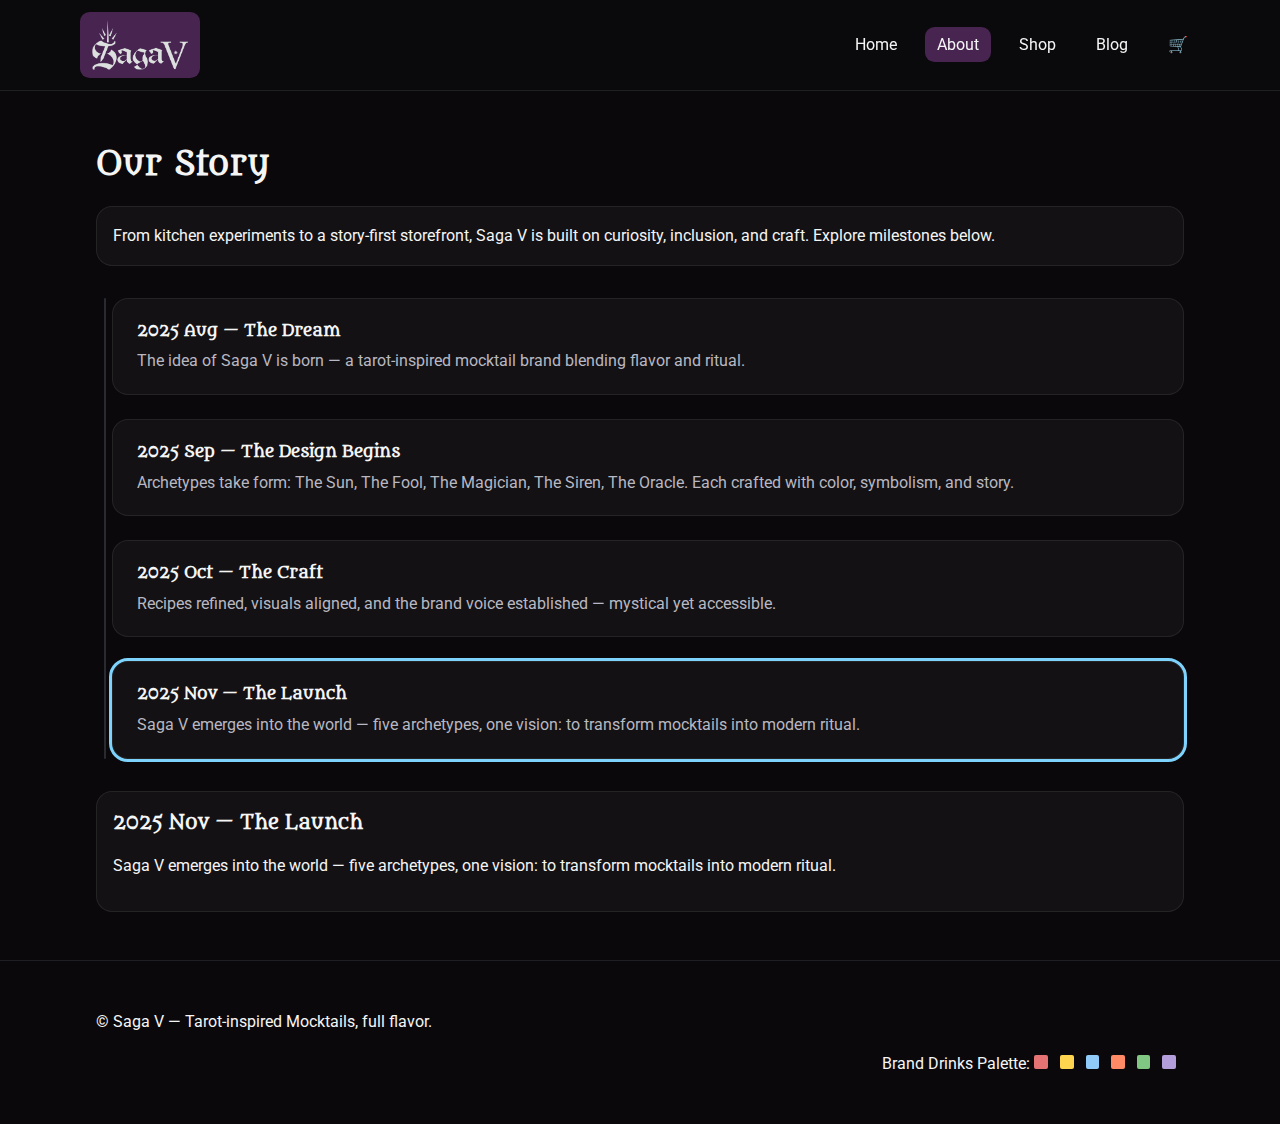
<file: about.html>
<!doctype html>
<html lang="en">
<head>
<link rel="icon" href="/assets/img/favicon.svg">

<link rel="preconnect" href="https://fonts.googleapis.com">
<link rel="preconnect" href="https://fonts.gstatic.com" crossorigin>
<link href="https://fonts.googleapis.com/css2?family=Metamorphous&family=Roboto:wght@300;400;500;700;900&display=swap" rel="stylesheet">

  <meta charset="utf-8">
  <meta name="viewport" content="width=device-width, initial-scale=1">
  <title>About • Saga V</title>
  <link rel="stylesheet" href="styles.css">
</head>
<body class="">

<!-- Saga V inline icons -->
<svg xmlns="http://www.w3.org/2000/svg" style="display:none">
  <symbol id="icon-star" viewBox="0 0 24 24"><path d="M12 3l2.9 6.6L22 10l-5 4.5L18.2 21 12 17.9 5.8 21 7 14.5 2 10l7.1-0.4L12 3z"/></symbol>
  <symbol id="icon-wave" viewBox="0 0 24 24"><path d="M3 12c2-3 4-3 6 0s4 3 6 0 4-3 6 0" fill="none" stroke="currentColor" stroke-width="2"/></symbol>
  <symbol id="icon-spark" viewBox="0 0 24 24"><path d="M12 2l1.5 6H20l-5 3.5L16.5 20 12 16.5 7.5 20 9 11.5 4 8h6.5L12 2z"/></path></symbol>
  <symbol id="icon-wand" viewBox="0 0 24 24"><path d="M3 21l9-9m2-6l3 3M2 14l3 3" fill="none" stroke="currentColor" stroke-width="2"/></symbol>
  <symbol id="icon-eye" viewBox="0 0 24 24"><path d="M1 12s4-7 11-7 11 7 11 7-4 7-11 7S1 12 1 12zm11-4a4 4 0 110 8 4 4 0 010-8z"/></symbol>
</svg>


<header class="header" role="banner">
<link rel="apple-touch-icon" sizes="180x180" href="icon/apple-touch-icon.png">
<link rel="icon" type="image/png" sizes="32x32" href="icon/favicon-32x32.png">
<link rel="icon" type="image/png" sizes="16x16" href="icon//favicon-16x16.png">
<link rel="manifest" href="icon/site.webmanifest">

<link rel="preconnect" href="https://fonts.googleapis.com">
<link rel="preconnect" href="https://fonts.gstatic.com" crossorigin>
<link href="https://fonts.googleapis.com/css2?family=Metamorphous&family=Roboto:wght@300;400;500;700;900&display=swap" rel="stylesheet">

  <div class="container nav">
  <a class="logo font-display" href="index.html" aria-current="page" aria-label="Saga V Home">
  <img src="assets/logos/logo.png" alt="Saga V Logo" class="logo-img">
  </a>
    <nav aria-label="Main navigation">
      <ul>
        <li><a href="index.html">Home</a></li>
        <li><a href="about.html" aria-current="page">About</a></li>
        <li><a href="shop.html">Shop</a></li>
        <li><a href="blog.html">Blog</a></li>
        <li><a href="checkout.html">🛒</a></li>
      </ul>
    </nav>
  </div>
</header>


<main class="section">
  <div class="container">
    <h1>Our Story</h1>
    <p class="card">From kitchen experiments to a story‑first storefront, Saga V is built on curiosity, inclusion, and craft. Explore milestones below.</p>
    <div class="grid grid-2">
      <div id="timelineList" class="timeline"></div>
      <div id="timelineDetail"></div>
    </div>
  </div>
</main>
<script src="timeline.js" defer></script>


<footer role="contentinfo">
  <div class="container grid grid-2">
    <p>&copy; <span id="year"></span> Saga V — Tarot-inspired Mocktails, full flavor.</p>
    <p style="text-align:right">Brand Drinks Palette: 
      <span class="brand-swatch" style="background:#E57373"></span>
      <span class="brand-swatch" style="background:#FFD54F"></span>
      <span class="brand-swatch" style="background:#90CAF9"></span>
      <span class="brand-swatch" style="background:#FF8A65"></span>
      <span class="brand-swatch" style="background:#81C784"></span>
      <span class="brand-swatch" style="background:#B39DDB"></span>
    </p>
  </div>
</footer>
<script src="script.js" defer></script>

</body>
</html>
</file>
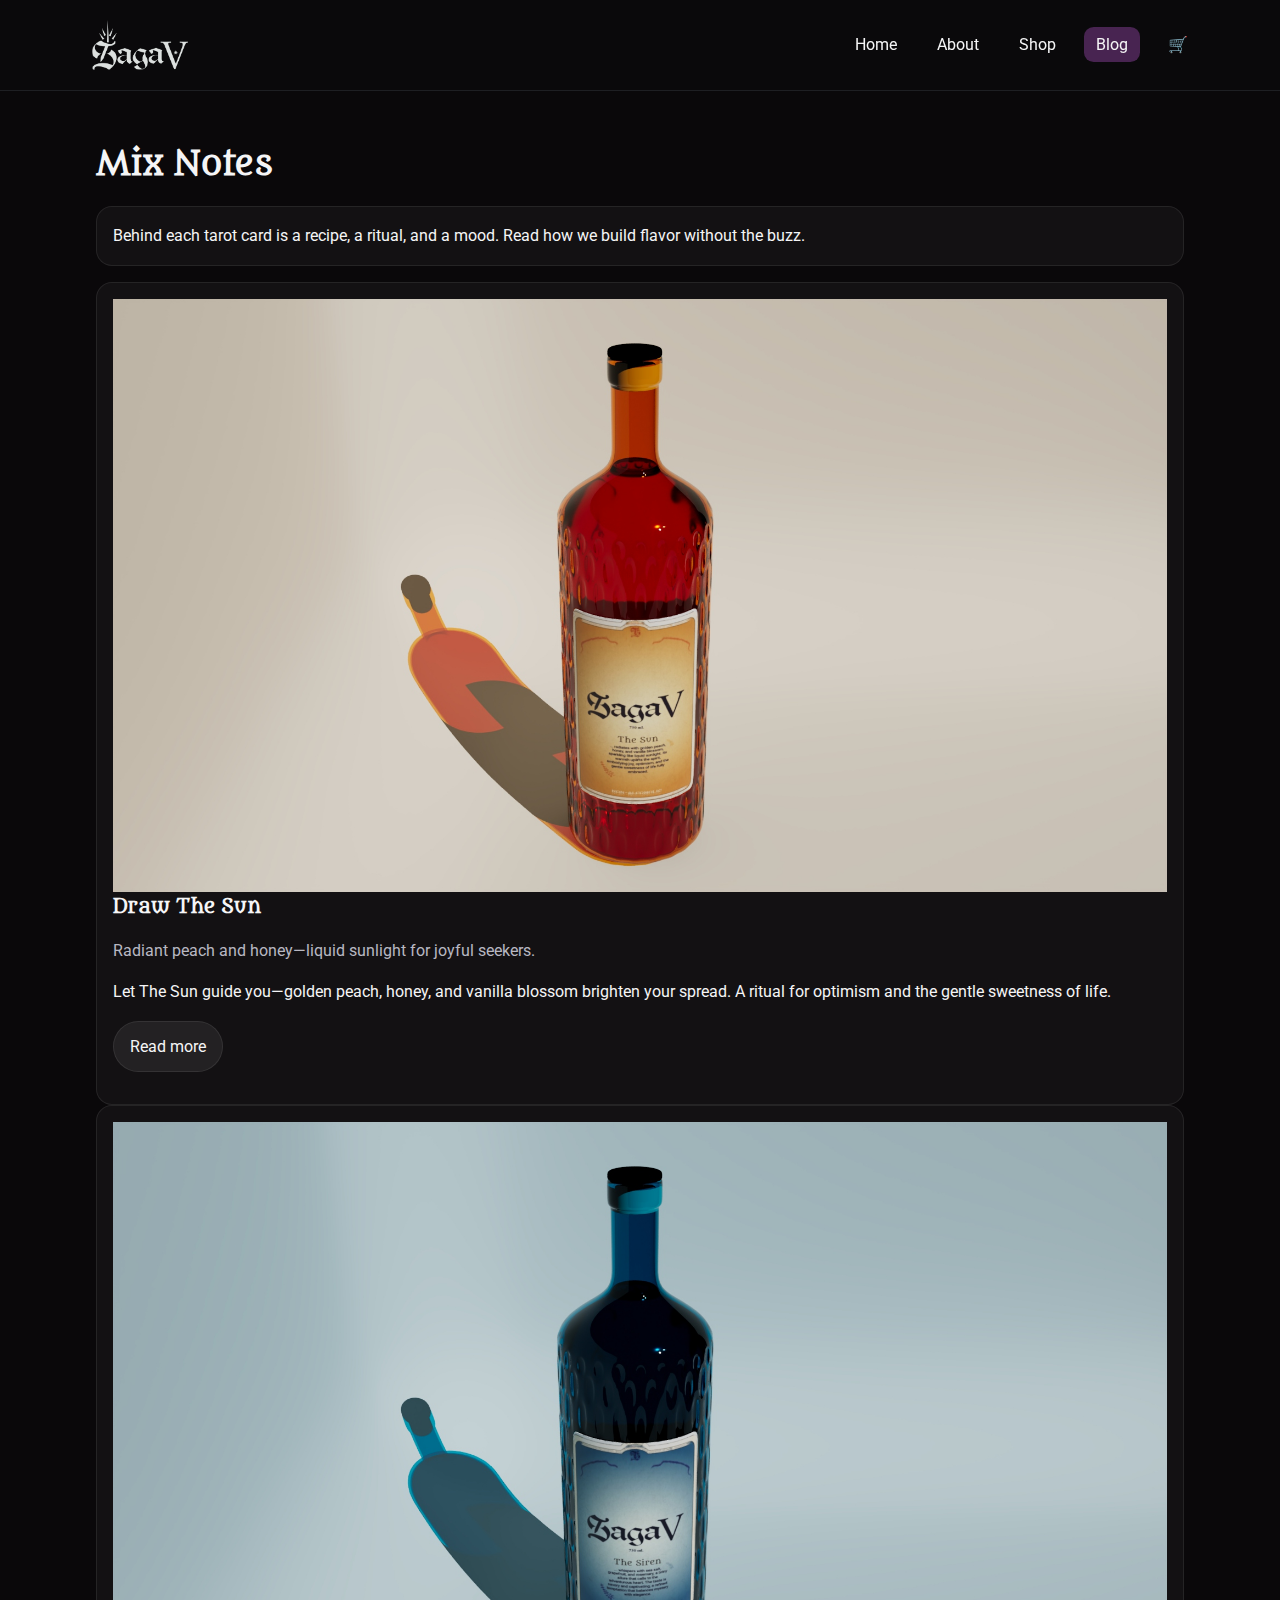
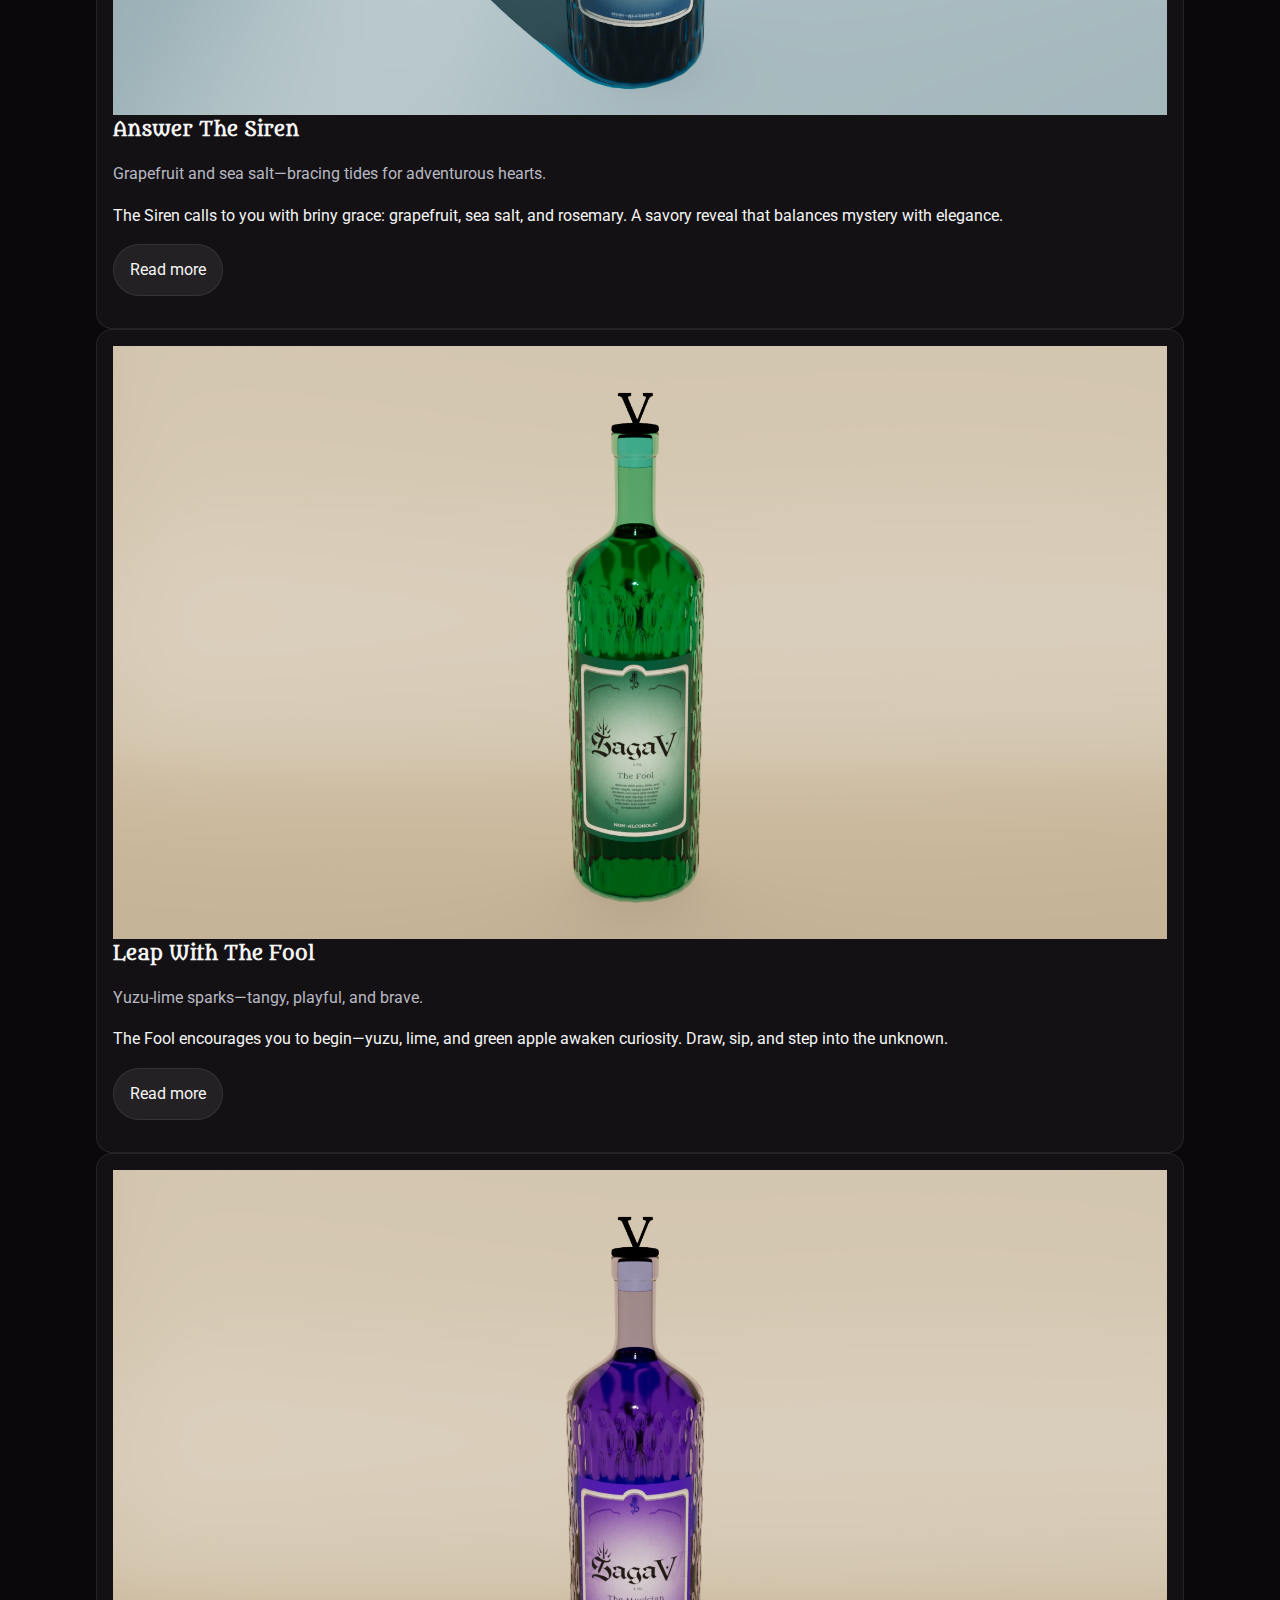
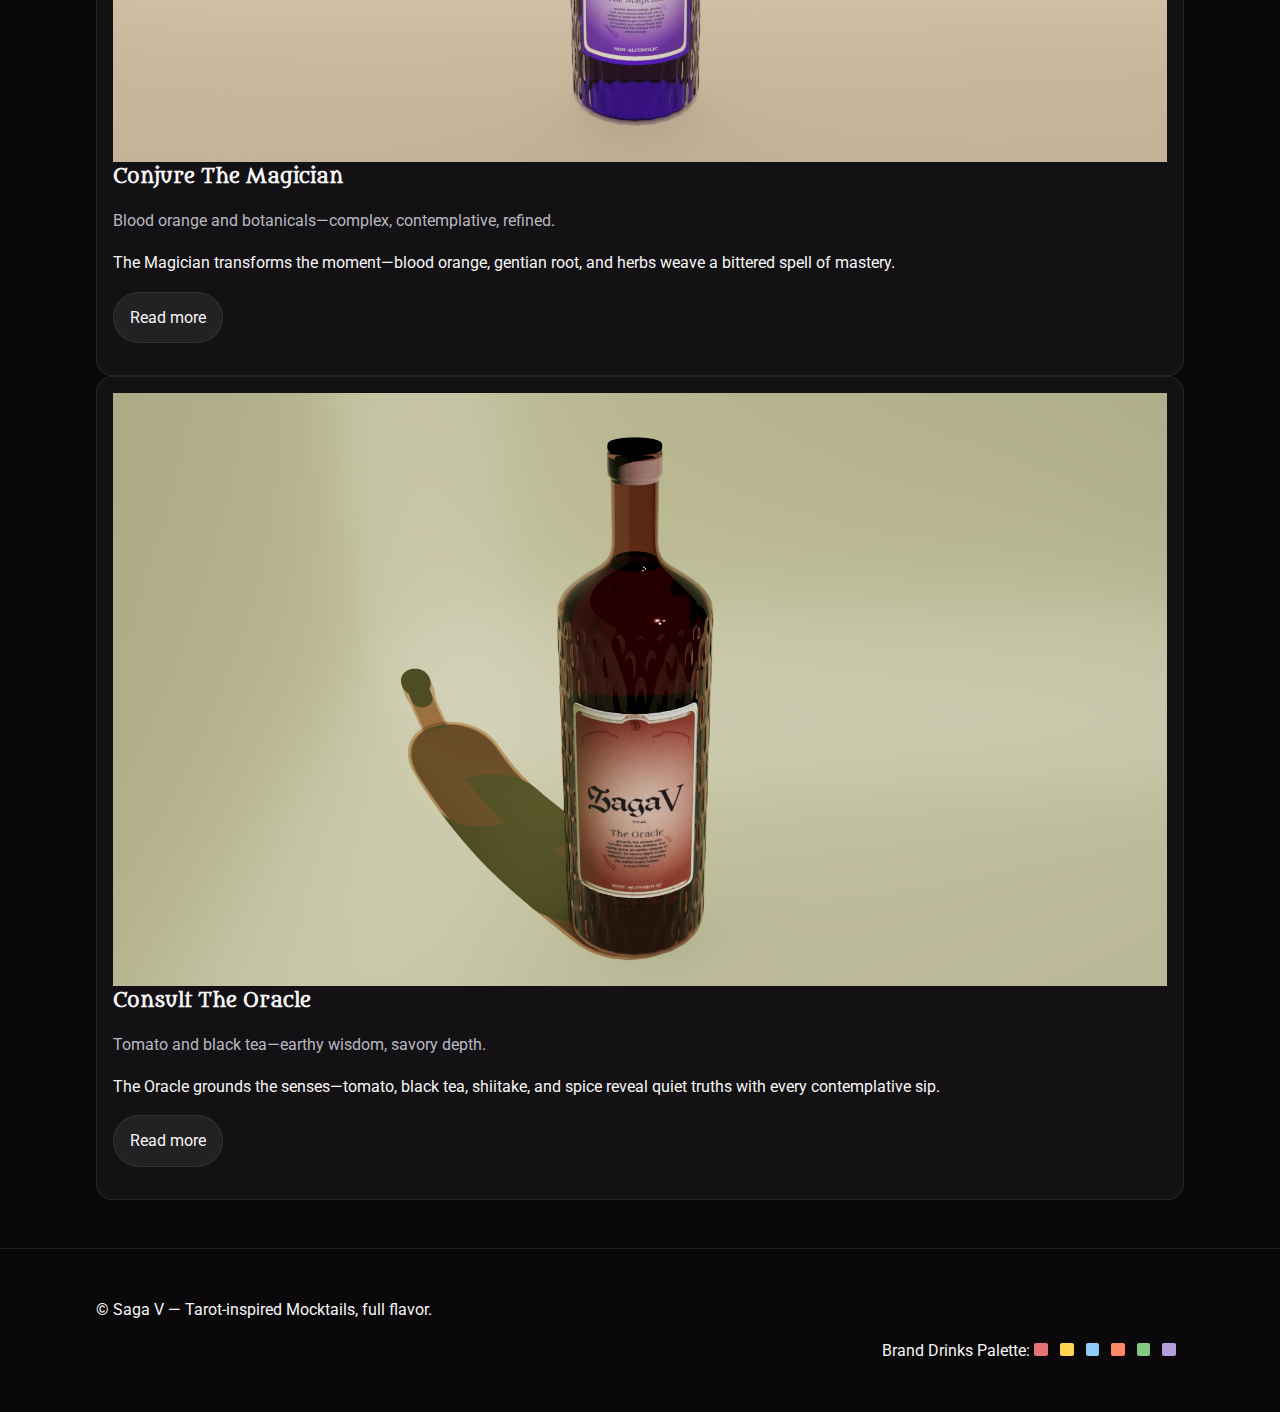
<file: blog.html>
<!doctype html>
<html lang="en">
<head>
<link rel="icon" href="/assets/img/favicon.svg">

<link rel="preconnect" href="https://fonts.googleapis.com">
<link rel="preconnect" href="https://fonts.gstatic.com" crossorigin>
<link href="https://fonts.googleapis.com/css2?family=Metamorphous&family=Roboto:wght@300;400;500;700;900&display=swap" rel="stylesheet">

  <meta charset="utf-8">
  <meta name="viewport" content="width=device-width, initial-scale=1">
  <title>Blog • Saga V</title>
  <link rel="stylesheet" href="styles.css">
</head>
<body class="">
  <!-- ...A11y... -->
<a class="skip-link" href="#main-content">Skip to main content</a>
<!-- Saga V inline icons -->
  <svg xmlns="http://www.w3.org/2000/svg" style="display:none">
    <symbol id="icon-star" viewBox="0 0 24 24"><path d="M12 3l2.9 6.6L22 10l-5 4.5L18.2 21 12 17.9 5.8 21 7 14.5 2 10l7.1-0.4L12 3z"/></symbol>
    <symbol id="icon-wave" viewBox="0 0 24 24"><path d="M3 12c2-3 4-3 6 0s4 3 6 0 4-3 6 0" fill="none" stroke="currentColor" stroke-width="2"/></symbol>
    <symbol id="icon-spark" viewBox="0 0 24 24"><path d="M12 2l1.5 6H20l-5 3.5L16.5 20 12 16.5 7.5 20 9 11.5 4 8h6.5L12 2z"/></path></symbol>
    <symbol id="icon-wand" viewBox="0 0 24 24"><path d="M3 21l9-9m2-6l3 3M2 14l3 3" fill="none" stroke="currentColor" stroke-width="2"/></symbol>
    <symbol id="icon-eye" viewBox="0 0 24 24"><path d="M1 12s4-7 11-7 11 7 11 7-4 7-11 7S1 12 1 12zm11-4a4 4 0 110 8 4 4 0 010-8z"/></symbol>
  </svg>


<header class="header" role="banner">
<link rel="apple-touch-icon" sizes="180x180" href="icon/apple-touch-icon.png">
<link rel="icon" type="image/png" sizes="32x32" href="icon/favicon-32x32.png">
<link rel="icon" type="image/png" sizes="16x16" href="icon//favicon-16x16.png">
<link rel="manifest" href="icon/site.webmanifest">

<link rel="preconnect" href="https://fonts.googleapis.com">
<link rel="preconnect" href="https://fonts.gstatic.com" crossorigin>
<link href="https://fonts.googleapis.com/css2?family=Metamorphous&family=Roboto:wght@300;400;500;700;900&display=swap" rel="stylesheet">

  <div class="container nav">
  <a class="logo font-display" href="index.html" aria-label="Saga V Home">
  <img src="assets/logos/logo.png" alt="Saga V Logo" class="logo-img">
  </a>
    <nav aria-label="Main navigation">
      <ul>
        <li><a href="index.html">Home</a></li>
        <li><a href="about.html">About</a></li>
        <li><a href="shop.html">Shop</a></li>
        <li><a href="blog.html" aria-current="page">Blog</a></li>
        <li><a href="checkout.html">🛒</a></li>
      </ul>
    </nav>
  </div>
</header>


<main class="section">
  <div class="container">
    <h1>Mix Notes</h1>
    <p class="card">Behind each tarot card is a recipe, a ritual, and a mood. Read how we build flavor without the buzz.</p>
    <div id="blogList" class="grid"></div>
  </div>
</main>
<script src="blog.js" defer></script>


<footer role="contentinfo">
  <div class="container grid grid-2">
    <p>&copy; <span id="year"></span> Saga V — Tarot-inspired Mocktails, full flavor.</p>
    <p style="text-align:right">Brand Drinks Palette:  
      <span class="brand-swatch" style="background:#E57373"></span>
      <span class="brand-swatch" style="background:#FFD54F"></span>
      <span class="brand-swatch" style="background:#90CAF9"></span>
      <span class="brand-swatch" style="background:#FF8A65"></span>
      <span class="brand-swatch" style="background:#81C784"></span>
      <span class="brand-swatch" style="background:#B39DDB"></span>
    </p>
  </div>
</footer>
<script src="script.js" defer></script>

</body>
</html>
</file>
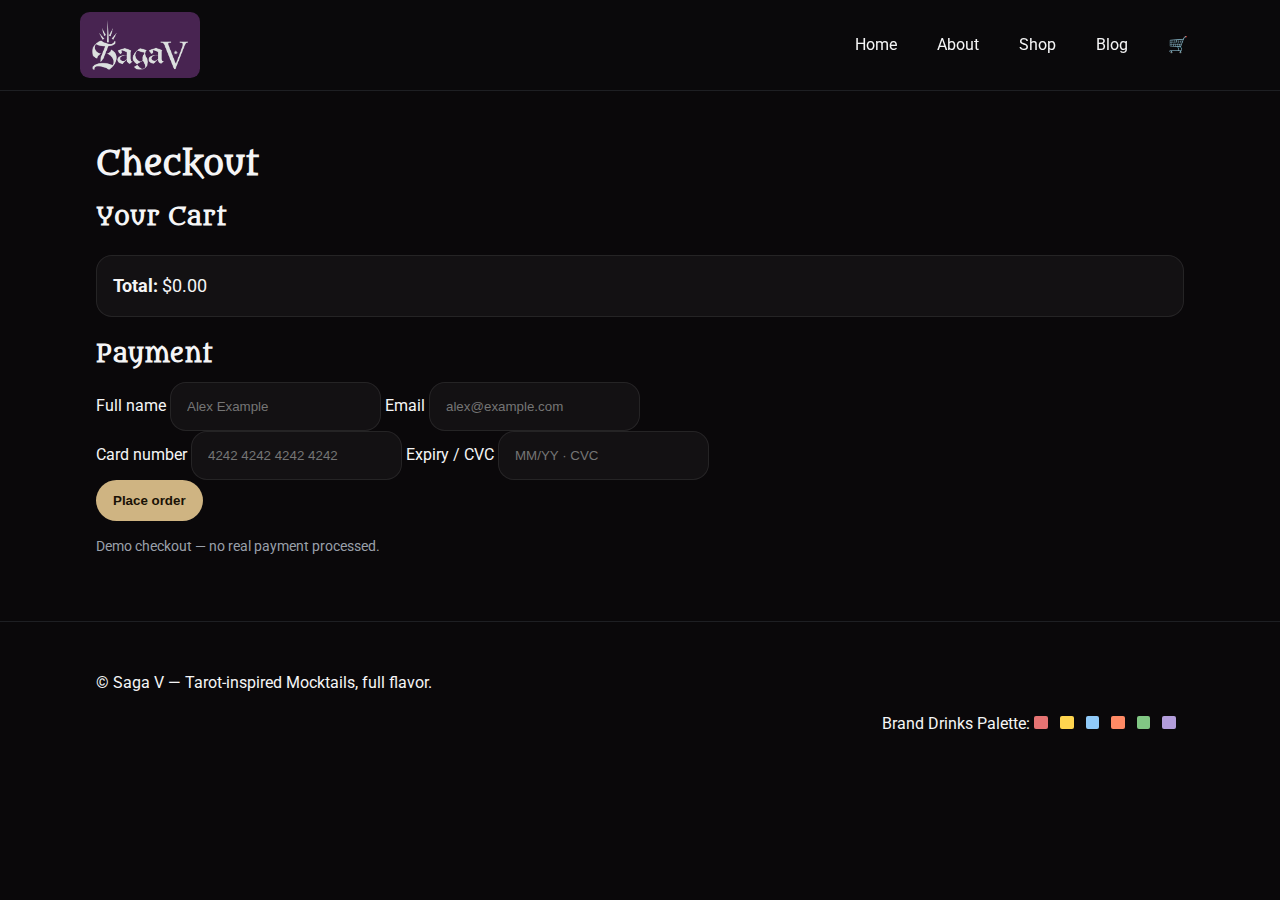
<file: checkout.html>
<!doctype html>
<html lang="en">
<head>
<link rel="icon" href="/assets/img/favicon.svg">

<link rel="preconnect" href="https://fonts.googleapis.com">
<link rel="preconnect" href="https://fonts.gstatic.com" crossorigin>
<link href="https://fonts.googleapis.com/css2?family=Metamorphous&family=Roboto:wght@300;400;500;700;900&display=swap" rel="stylesheet">

  <meta charset="utf-8">
  <meta name="viewport" content="width=device-width, initial-scale=1">
  <title>Checkout • Saga V</title>
  <link rel="stylesheet" href="styles.css">
</head>
<body class="">

<!-- Saga V inline icons -->
<svg xmlns="http://www.w3.org/2000/svg" style="display:none">
  <symbol id="icon-star" viewBox="0 0 24 24"><path d="M12 3l2.9 6.6L22 10l-5 4.5L18.2 21 12 17.9 5.8 21 7 14.5 2 10l7.1-0.4L12 3z"/></symbol>
  <symbol id="icon-wave" viewBox="0 0 24 24"><path d="M3 12c2-3 4-3 6 0s4 3 6 0 4-3 6 0" fill="none" stroke="currentColor" stroke-width="2"/></symbol>
  <symbol id="icon-spark" viewBox="0 0 24 24"><path d="M12 2l1.5 6H20l-5 3.5L16.5 20 12 16.5 7.5 20 9 11.5 4 8h6.5L12 2z"/></path></symbol>
  <symbol id="icon-wand" viewBox="0 0 24 24"><path d="M3 21l9-9m2-6l3 3M2 14l3 3" fill="none" stroke="currentColor" stroke-width="2"/></symbol>
  <symbol id="icon-eye" viewBox="0 0 24 24"><path d="M1 12s4-7 11-7 11 7 11 7-4 7-11 7S1 12 1 12zm11-4a4 4 0 110 8 4 4 0 010-8z"/></symbol>
</svg>


<header class="header" role="banner">
<link rel="apple-touch-icon" sizes="180x180" href="icon/apple-touch-icon.png">
<link rel="icon" type="image/png" sizes="32x32" href="icon/favicon-32x32.png">
<link rel="icon" type="image/png" sizes="16x16" href="icon//favicon-16x16.png">
<link rel="manifest" href="icon/site.webmanifest">

<link rel="preconnect" href="https://fonts.googleapis.com">
<link rel="preconnect" href="https://fonts.gstatic.com" crossorigin>
<link href="https://fonts.googleapis.com/css2?family=Metamorphous&family=Roboto:wght@300;400;500;700;900&display=swap" rel="stylesheet">

  <div class="container nav">
  <a class="logo font-display" href="index.html" aria-current="page" aria-label="Saga V Home">
  <img src="assets/logos/logo.png" alt="Saga V Logo" class="logo-img">
  </a>
    <nav aria-label="Main navigation">
      <ul>
        <li><a href="index.html">Home</a></li>
        <li><a href="about.html">About</a></li>
        <li><a href="shop.html">Shop</a></li>
        <li><a href="blog.html">Blog</a></li>
        <li><a href="checkout.html">🛒</a></li>
      </ul>
    </nav>
  </div>
</header>


<main class="section">
  <div class="container">
    <h1>Checkout</h1>
    <div class="grid grid-2">
      <section aria-labelledby="cart-heading">
        <h2 id="cart-heading">Your Cart</h2>
        <ul id="cartList" class="grid"></ul>
        <p class="card" style="font-size:1.125rem"><strong>Total:</strong> <span id="total">$0.00</span></p>
      </section>
      <section aria-labelledby="pay-heading">
        <h2 id="pay-heading">Payment</h2>
        <form id="checkoutForm" class="grid">
          <div class="grid">
            <label>Full name
              <input required name="name" class="card" placeholder="Alex Example" />
            </label>
            <label>Email
              <input required type="email" name="email" class="card" placeholder="alex@example.com" />
            </label>
          </div>
          <div class="grid">
            <label>Card number
              <input required inputmode="numeric" class="card" placeholder="4242 4242 4242 4242" />
            </label>
            <label>Expiry / CVC
              <input required class="card" placeholder="MM/YY · CVC" />
            </label>
          </div>
          <button class="btn primary" type="submit">Place order</button>
          <p style="color:#9aa0aa;font-size:.9rem">Demo checkout — no real payment processed.</p>
        </form>
      </section>
    </div>
  </div>
</main>
<script src="checkout.js" defer></script>


<footer role="contentinfo">
  <div class="container grid grid-2">
    <p>&copy; <span id="year"></span> Saga V — Tarot-inspired Mocktails, full flavor.</p>
    <p style="text-align:right">Brand Drinks Palette:  
      <span class="brand-swatch" style="background:#E57373"></span>
      <span class="brand-swatch" style="background:#FFD54F"></span>
      <span class="brand-swatch" style="background:#90CAF9"></span>
      <span class="brand-swatch" style="background:#FF8A65"></span>
      <span class="brand-swatch" style="background:#81C784"></span>
      <span class="brand-swatch" style="background:#B39DDB"></span>
    </p>
  </div>
</footer>
<script src="script.js" defer></script>

</body>
</html>
</file>
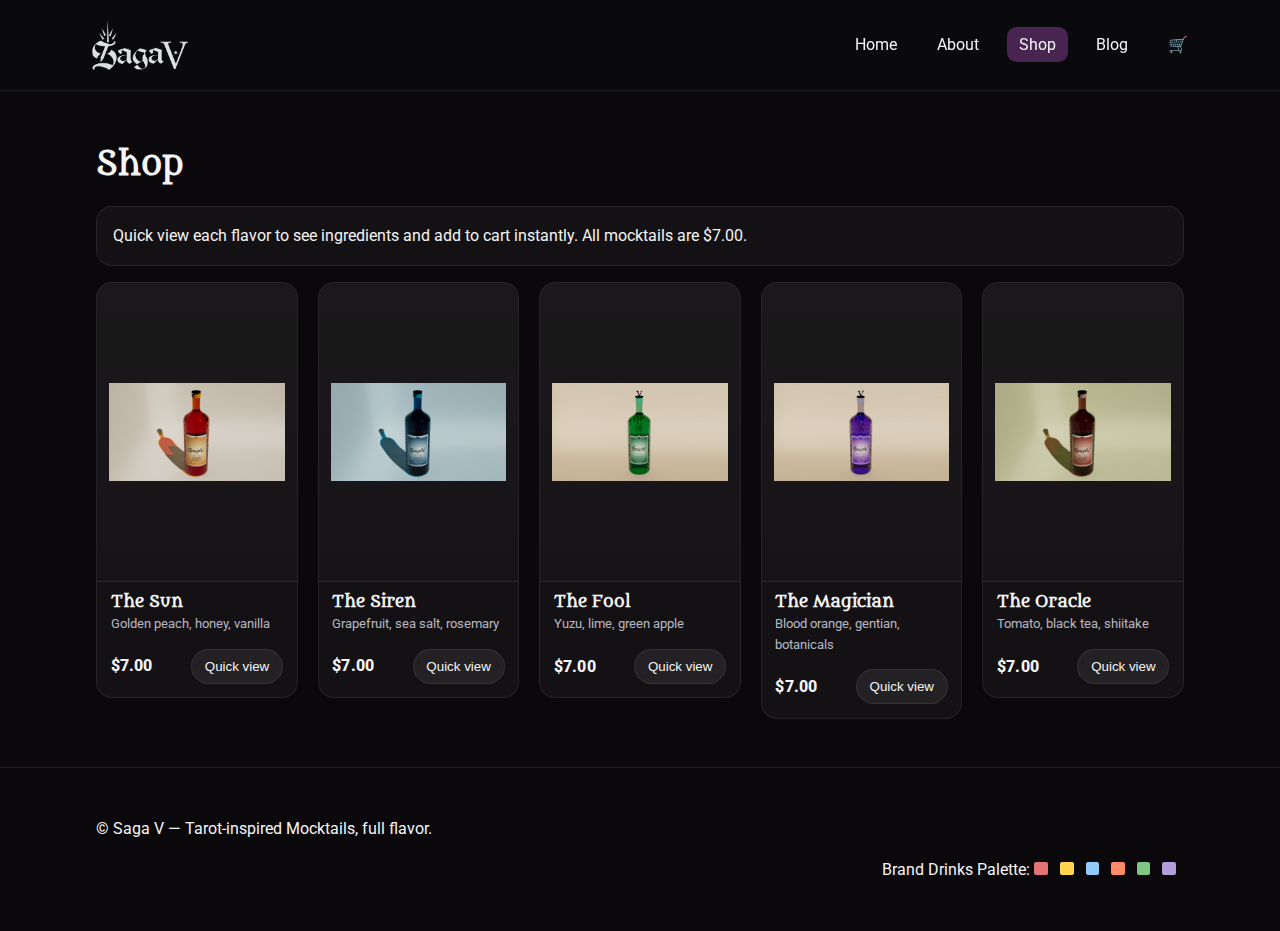
<file: shop.html>
<!doctype html>
<html lang="en">
<head>
<link rel="icon" href="/assets/img/favicon.svg">

<link rel="preconnect" href="https://fonts.googleapis.com">
<link rel="preconnect" href="https://fonts.gstatic.com" crossorigin>
<link href="https://fonts.googleapis.com/css2?family=Metamorphous&family=Roboto:wght@300;400;500;700;900&display=swap" rel="stylesheet">

  <meta charset="utf-8">
  <meta name="viewport" content="width=device-width, initial-scale=1">
  <title>Shop • Saga V</title>
  <link rel="stylesheet" href="styles.css">
</head>
<body class="">
  <!-- ...A11y... -->
<a class="skip-link" href="#main-content">Skip to main content</a>
<!-- Saga V inline icons -->
<svg xmlns="http://www.w3.org/2000/svg" style="display:none">
  <symbol id="icon-star" viewBox="0 0 24 24"><path d="M12 3l2.9 6.6L22 10l-5 4.5L18.2 21 12 17.9 5.8 21 7 14.5 2 10l7.1-0.4L12 3z"/></symbol>
  <symbol id="icon-wave" viewBox="0 0 24 24"><path d="M3 12c2-3 4-3 6 0s4 3 6 0 4-3 6 0" fill="none" stroke="currentColor" stroke-width="2"/></symbol>
  <symbol id="icon-spark" viewBox="0 0 24 24"><path d="M12 2l1.5 6H20l-5 3.5L16.5 20 12 16.5 7.5 20 9 11.5 4 8h6.5L12 2z"/></path></symbol>
  <symbol id="icon-wand" viewBox="0 0 24 24"><path d="M3 21l9-9m2-6l3 3M2 14l3 3" fill="none" stroke="currentColor" stroke-width="2"/></symbol>
  <symbol id="icon-eye" viewBox="0 0 24 24"><path d="M1 12s4-7 11-7 11 7 11 7-4 7-11 7S1 12 1 12zm11-4a4 4 0 110 8 4 4 0 010-8z"/></symbol>
</svg>


<header class="header" role="banner">
<link rel="apple-touch-icon" sizes="180x180" href="icon/apple-touch-icon.png">
<link rel="icon" type="image/png" sizes="32x32" href="icon/favicon-32x32.png">
<link rel="icon" type="image/png" sizes="16x16" href="icon//favicon-16x16.png">
<link rel="manifest" href="icon/site.webmanifest">

<link rel="preconnect" href="https://fonts.googleapis.com">
<link rel="preconnect" href="https://fonts.gstatic.com" crossorigin>
<link href="https://fonts.googleapis.com/css2?family=Metamorphous&family=Roboto:wght@300;400;500;700;900&display=swap" rel="stylesheet">

  <div class="container nav">
  <a class="logo font-display" href="index.html" aria-label="Saga V Home">
  <img src="assets/logos/logo.png" alt="Saga V Logo" class="logo-img">
  </a>
    <nav aria-label="Main navigation">
      <ul>
        <li><a href="index.html">Home</a></li>
        <li><a href="about.html">About</a></li>
        <li><a href="shop.html" aria-current="page">Shop</a></li>
        <li><a href="blog.html">Blog</a></li>
        <li><a href="checkout.html">🛒</a></li>
      </ul>
    </nav>
  </div>
</header>


<main class="section">
  <div class="container">
    <h1>Shop</h1>
    <p class="card">Quick view each flavor to see ingredients and add to cart instantly. All mocktails are $7.00.</p>
    <div id="shopGrid" class="shop-grid" aria-live="polite"></div>

  </div>
</main>

<dialog class="modal" id="quickView" aria-modal="true">
  <div class="dialog" role="document" tabindex="-1">
    <header>
<link rel="icon" href="/assets/img/favicon.svg">
<style>.logo{font-family:var(--font-display); letter-spacing:.5px}</style>

<link rel="preconnect" href="https://fonts.googleapis.com">
<link rel="preconnect" href="https://fonts.gstatic.com" crossorigin>
<link href="https://fonts.googleapis.com/css2?family=Metamorphous&family=Roboto:wght@300;400;500;700;900&display=swap" rel="stylesheet">

      <div style="display:flex;justify-content:space-between;align-items:center">
        <strong>Quick View</strong>
        <button id="closeQuickView" class="close-btn" aria-label="Close">✕</button>
      </div>
    </header>
    <div class="body" id="modalBody"></div>
    <footer>
      <span style="color:#9aa0aa">Tip: you can change quantities at checkout</span>
      <a class="btn" id="goCheckout" href="checkout.html">Checkout</a>
    </footer>
  </div>
</dialog>

<script src="shop.js" defer></script>


<footer role="contentinfo">
  <div class="container grid grid-2">
    <p>&copy; <span id="year"></span> Saga V — Tarot-inspired Mocktails, full flavor.</p>
    <p style="text-align:right">Brand Drinks Palette:  
      <span class="brand-swatch" style="background:#E57373"></span>
      <span class="brand-swatch" style="background:#FFD54F"></span>
      <span class="brand-swatch" style="background:#90CAF9"></span>
      <span class="brand-swatch" style="background:#FF8A65"></span>
      <span class="brand-swatch" style="background:#81C784"></span>
      <span class="brand-swatch" style="background:#B39DDB"></span>
    </p>
  </div>
</footer>
<script src="script.js" defer></script>

</body>
</html>
</file>
<file: styles.css>
/* ===========================
   Saga V — Clean Stylesheet
   =========================== */

/* ---------- CSS Variables ---------- */
:root{
  /* Core brand palette */
  --black: #0A080A;
  --deep-purple: #211933;
  --magenta-dark: #541432;
  --magenta-rose: #72254A;
  --violette: #72254A;
  --lavender: #72254A;

  /* Additional accents */
  --accent-ink: #1A2735;
  --accent-gold: #CFB482;
  --accent-caramel: #9C704C;

  /* Text & Background */
  --bg: var(--black);
  --text: #F5F5F6;
  --muted: #B8B8C2;
  --card: rgba(255,255,255,0.04);
  --border: rgba(255,255,255,0.08);

  /* Effects */
  --ring: #7dd3fc;

  /* Type */
  --font-display: "Metamorphous", system-ui, serif;
  --font-body: "Roboto", ui-sans-serif, system-ui, -apple-system, "Segoe UI", Arial, sans-serif;

  /* Tarot drink palettes */
  --sun-d1: #D97706; --sun-m: #F59E0B; --sun-l: #FEF3C7;
  --siren-d1: #01497C; --siren-m: #2D8CAB; --siren-l: #E0FBFC;
  --fool-d1: #065F46; --fool-m: #10B981; --fool-l: #D1FAE5;
  --magician-d1: #5B21B6; --magician-m: #8B5CF6; --magician-l: #EDE9FE;
  --oracle-d1: #991B1B; --oracle-m: #DC2626; --oracle-l: #FECACA;
}

/* ---------- Base / Resets ---------- */
*{ box-sizing:border-box }
html{ scroll-behavior:smooth }
body{
  margin:0;
  background: var(--bg);
  color: var(--text);
  font-family: var(--font-body);
  line-height:1.6;
}
img{ display:block; max-width:100%; height:auto }
a{ color:inherit; text-decoration:none }
.container{ width:100%; max-width:1120px; margin:0 auto; padding:0 1rem }

/* ---------- Typography ---------- */
.font-display{ font-family: var(--font-display); letter-spacing:.2px }
.font-body{ font-family: var(--font-body) }
h1,h2,h3,h4{ font-family: var(--font-display); color: var(--text); margin:0 0 .5rem }
p,li,small{ color: var(--text) }
.muted{ color: var(--muted) }

/* ---------- Header / Nav ---------- */
.header{
  position:sticky; top:0; z-index:50;
  background: rgba(10,10,12,.7); backdrop-filter: blur(8px);
  border-bottom:1px solid #1e1f23;
}
.nav{ display:flex; align-items:center; justify-content:space-between; padding:.75rem 0 }
.nav ul{ display:flex; gap:1rem; list-style:none; margin:0; padding:0 }
.nav a{ padding:.5rem .75rem; border-radius:.6rem }
.nav a:focus{ outline:3px solid var(--ring); outline-offset:2px }
.nav a[aria-current="page"]{ background:#482451 }
.logo{ display:flex; align-items:center; justify-content:center; padding:.5rem 1rem }
.logo-img{ display:block; max-height:50px; height:auto; width:auto }
/* Accessible skip link styles */
.skip-link{
  position: absolute;
  left: 0.5rem;
  top: 0.5rem;
  padding: .6rem .9rem;
  background: #fff;
  color: #000;
  border-radius: .5rem;
  box-shadow: 0 2px 6px rgba(0,0,0,.25);
  text-decoration: none;
  z-index: 1000;

  /* visually hidden until focused */
  transform: translateY(-150%);
  transition: transform .2s ease;
}
.skip-link:focus{
  transform: translateY(0);
  outline: 3px solid #7dd3fc; /* visible focus ring */
}

/* ---------- Buttons ---------- */
.btn{
  display:inline-flex; align-items:center; gap:.5rem;
  padding:.75rem 1rem; border-radius:999px;
  border:1px solid var(--border); background:#ffffff12; color:var(--text);
  cursor:pointer; transition: background .25s ease, transform .2s ease;
}
.btn:hover{ background:#521559; transform: translateY(-1px) }
.btn:focus{ outline:3px solid var(--ring); outline-offset:2px }
.btn.primary{ background: var(--accent-gold); color:#1a1206; border-color: transparent; font-weight:700 }
.btn.ink{ background: var(--accent-ink); color:#f1f5f9; border-color: transparent }

/* ---------- Cards / Surfaces ---------- */
.card{
  position:relative;
  background: var(--card);
  border: 1px solid var(--border);
  border-radius: 1rem;
  padding: 1rem;
  overflow:hidden;
  transition: transform .35s cubic-bezier(.2,.8,.2,1), box-shadow .35s, border-color .35s;
}
.card:hover{
  transform: translateY(-6px) scale(1.01);
  box-shadow: 0 12px 30px rgba(0,0,0,.35);
  border-color: #ffffff28;
}
.card::before{
  content:"";
  position:absolute; inset:0; border-radius: inherit;
  background: radial-gradient(circle at 30% 20%, #ffffff26 0%, transparent 70%);
  opacity:0; transition:opacity .35s ease; pointer-events:none;
}
.card:hover::before{ opacity:1 }
.card .chip{
  display:inline-block; padding:.25rem .5rem; border-radius:999px; font-size:.75rem; font-weight:600;
}

/* ---------- Drink color utilities ---------- */
.sun-bg{ background: linear-gradient(135deg, var(--sun-d1), var(--sun-m)); color: #1f1505; }
.sun-chip{ background: var(--sun-l); color: #92400e; }
.siren-bg{ background: linear-gradient(135deg, var(--siren-d1), var(--siren-m)); color: #031e2f; }
.siren-chip{ background: var(--siren-l); color: #0f4c81; }
.fool-bg{ background: linear-gradient(135deg, var(--fool-d1), var(--fool-m)); color: #042b23; }
.fool-chip{ background: var(--fool-l); color: #0b5f4a; }
.magician-bg{ background: linear-gradient(135deg, var(--magician-d1), var(--magician-m)); color: #201445; }
.magician-chip{ background: var(--magician-l); color: #4c1d95; }
.oracle-bg{ background: linear-gradient(135deg, var(--oracle-d1), var(--oracle-m)); color: #2e0a0a; }
.oracle-chip{ background: var(--oracle-l); color: #7f1d1d; }

/* ---------- Hero ---------- */
.hero{
  position:relative; min-height:68vh; display:grid; place-items:center; overflow:hidden;
  border-bottom:1px solid #1e1f23;
}
.hero video, .hero .poster{
  position:absolute; inset:0; width:100%; height:100%; object-fit:cover;
  filter:contrast(1.05) saturate(1.05) brightness(.8);
}
.hero .scrim{ position:absolute; inset:0; background:linear-gradient(to top,rgba(0,0,0,.55),rgba(0,0,0,.25)) }
.hero .content{ position:relative; padding:3rem 0; text-align:center }
.hero-title{ font-size: clamp(2.2rem, 4vw, 4rem); line-height:1.05; margin:0 0 .75rem }
.hero-sub{ color: var(--muted); max-width: 60ch; margin:0 auto }

/* ---------- Sections / Timeline ---------- */
.section{ padding:3rem 0; border-bottom:1px solid #1e1f23 }
.tl-card{ border:1px solid var(--border); background: linear-gradient(180deg, #ffffff08, #ffffff03) }
.timeline{ position:relative; margin:2rem 0; padding-left:1rem }
.timeline::before{ content:""; position:absolute; left:8px; top:0; bottom:0; width:2px; background:#2a2b30; border-radius:2px }
.tl-item{ position:relative; margin:0 0 1.5rem 0; padding-left:1.5rem }
.tl-item::before{
  content:""; position:absolute; left:-2px; top:.4rem; width:10px; height:10px; border-radius:999px;
  background: var(--accent-gold); box-shadow:0 0 0 4px #cfb48222;
}
.tl-item h4{ margin:.25rem 0 }
.tl-item p{ margin:.25rem 0; color: var(--muted) }

/* ---------- Generic grid helpers ---------- */
.grid{ gap:1rem }
.grid-2{ grid-template-columns:repeat(2, minmax(0,1fr)) }
@media (max-width: 640px){ .grid-2{ grid-template-columns: 1fr } }

/* ---------- Pentagon Grid (compact + safe edges) ---------- */
.pentagon-grid{
  --gap: clamp(.75rem, 1.2vw, 1.25rem);
  display:grid;
  gap: var(--gap);
  grid-template-columns: repeat(5, minmax(0, 1fr)); /* minmax(0,1fr) avoids overflow clipping */
  grid-template-rows: auto auto auto;
  grid-template-areas:
    ". top top top ."
    "left . center . right"
    ". . bottom . .";
  align-items:center;
  justify-items:center;
  padding-inline: 1rem;              /* breathing room so rightmost item never hugs the edge */
}

/* keep items mapped to areas */
.pentagon-grid > *:nth-child(1){ grid-area: top; }
.pentagon-grid > *:nth-child(2){ grid-area: left; }
.pentagon-grid > *:nth-child(3){ grid-area: right; }  /* The Magician (3rd) goes here */
.pentagon-grid > *:nth-child(4){ grid-area: bottom; }
.pentagon-grid > *:nth-child(5){ grid-area: center; }

/* ---------- Card sizing + explicit inner layout ---------- */
.pentagon-grid .card{
  width: clamp(140px, 14vw, 180px);  /* smaller so it never overflows the far-right column */
  aspect-ratio: 2 / 3;               /* slightly shorter aspect ratio */
  padding: 0;

  display: grid;
  grid-template-rows: 1fr auto;      /* image row + label row */
  align-items: stretch;
  justify-items: stretch;
  overflow: hidden;                  /* keep hover shine tidy */
}

/* image sits in row 1 explicitly so it never fights the label */
.product-card img{
  grid-row: 1 / 2;
  width:100%; height:100%;
  object-fit: contain;
  border-radius:.6rem;
  transition: transform .35s cubic-bezier(.2,.8,.2,1), filter .35s;
}
.product-card:hover img{
  transform: scale(1.015);
  filter: saturate(1.06) contrast(1.03) brightness(1.04);
}

/* label is row 2; always visible, never clipped */
.card-label{
  grid-row: 2 / 3;
  display:block;
  padding: .5rem .6rem;
  background: linear-gradient(180deg, rgba(255,255,255,0.06), rgba(255,255,255,0.02));
  border-top: 1px solid var(--border);
  border-bottom-left-radius: 1rem;
  border-bottom-right-radius: 1rem;
}
.card-title{
  display:block;
  font-family: var(--font-display);
  font-size: .95rem;
  line-height: 1.1;
  white-space: nowrap; overflow: hidden; text-overflow: ellipsis;
}
.card-sub{
  display:block;
  font-size: .75rem;
  color: var(--muted);
  margin-top: .15rem;
  white-space: nowrap; overflow: hidden; text-overflow: ellipsis;
}

/* Shine sweep remains */
.product-card{ position:relative }
.product-card .shine{
  position:absolute; inset:0; pointer-events:none;
  background: linear-gradient(75deg, transparent 10%, rgba(255,255,255,.10) 40%, transparent 70%);
  transform: translateX(-120%);
  transition: transform .7s cubic-bezier(.2,.8,.2,1);
}
.product-card:hover .shine{ transform: translateX(120%) }

/* Tablet: keep shape but allow a bit more size */
@media (max-width: 1024px){
  .pentagon-grid{
    grid-template-columns: repeat(3, minmax(0,1fr));
    grid-template-areas:
      ". top ."
      "left center right"
      ". bottom .";
  }
  .pentagon-grid .card{
    width: clamp(160px, 22vw, 220px);
  }
}

/* Mobile: vertical stack */
@media (max-width: 640px){
  .pentagon-grid{
    grid-template-columns: 1fr;
    grid-template-areas:
      "top"
      "center"
      "left"
      "right"
      "bottom";
  }
  .pentagon-grid .card{
    width: min(82vw, 360px);
  }
}
/* ---------- Shop grid ---------- */
.shop-grid{
  display:grid;
  gap: clamp(1rem, 2vw, 1.25rem);
  grid-template-columns: repeat(auto-fit, minmax(180px, 1fr));
  align-items:start;
}

/* Card sizing for shop */
.shop-grid .card.product-card{
  padding: 0;                    /* let content fill */
  display: grid;
  grid-template-rows: auto auto auto;
  border-radius: 1rem;
  overflow: hidden;
}

/* Image area */
.shop-grid .product-media{
  aspect-ratio: 2 / 3;
  display:grid; place-items:center;
  padding: .75rem;
  background: linear-gradient(180deg, #ffffff08, #ffffff03);
  border-bottom: 1px solid var(--border);
}
.shop-grid .product-media img{
  width: 100%;
  height: 100%;
  object-fit: contain;
  border-radius: .6rem;
  transition: transform .35s cubic-bezier(.2,.8,.2,1), filter .35s;
}
.shop-grid .card.product-card:hover .product-media img{
  transform: scale(1.02);
  filter: saturate(1.04) contrast(1.03) brightness(1.04);
}

/* Label area */
.shop-grid .product-label{
  padding: .65rem .85rem .25rem;
}
.shop-grid .product-title{
  font-family: var(--font-display);
  font-size: 1rem;
  line-height: 1.15;
  margin: 0;
}
.shop-grid .product-notes{
  margin: .2rem 0 0 0;
  font-size: .8rem;
  color: var(--muted);
}

/* Footer row with price + button */
.shop-grid .product-foot{
  display:flex; align-items:center; justify-content:space-between;
  gap:.75rem;
  padding: .65rem .85rem .85rem;
}
.shop-grid .price{
  font-weight: 800;
  letter-spacing: .2px;
}

/* Button size tweak for cards */
.shop-grid .btn{
  padding: .55rem .8rem;
  white-space: nowrap;
}

/* Optional: tighten on small screens */
@media (max-width: 640px){
  .shop-grid{
    grid-template-columns: repeat(2, minmax(0, 1fr));
  }
}



/* ---------- Modal ---------- */
.modal{ position:fixed; inset:0; display:none; place-items:center; background:rgba(0,0,0,.5) }
.modal[open]{ display:grid }
.modal .dialog{
  width:min(720px,92vw); background:rgb(0 0 0); border:1px solid #2a2a2c; border-radius:1rem; overflow:hidden
}
.modal header, .modal footer{ padding:1rem; border-bottom:1px solid #1f2024 }
.modal footer{ border-top:1px solid #1f2024; border-bottom:none; display:flex; justify-content:space-between; align-items:center }
.modal .body{ padding:1rem }
.close-btn{ background:transparent; border:none; color:#fff; font-size:1.125rem; cursor:pointer }
.sr-only{ position:absolute; width:1px; height:1px; padding:0; margin:-1px; overflow:hidden; clip:rect(0,0,0,0); white-space:nowrap; border:0 }

/* ---------- Footer ---------- */
footer{ padding:2rem 0; color:#9aa0aa }
footer .grid{ align-items:center }
.brand-swatch{ display:inline-block; width:.85rem; height:.85rem; border-radius:2px; margin-right:.5rem }

/* ---------- Icon badge ---------- */
.arch-icon{
  position:absolute; top:.75rem; left:.75rem;
  display:inline-flex; align-items:center; justify-content:center;
  width:28px; height:28px; border-radius:50%;
  background:#ffffff18; border:1px solid var(--border); backdrop-filter: blur(2px);
}

/* ---------- Particle Sparks (CSS) ---------- */
.spark{
  --h: 45; --dx: 0; --dy: -1; --life: 600ms;
  position:absolute; width:6px; height:6px; border-radius:50%;
  background: hsl(var(--h) 90% 70%);
  box-shadow: 0 0 8px hsl(var(--h) 90% 70% / .9), 0 0 16px hsl(var(--h) 90% 60% / .6);
  pointer-events:none; transform: translate(-50%, -50%);
  animation: spark-fly var(--life) ease-out forwards;
  will-change: transform, opacity;
}
@keyframes spark-fly{
  0%   { opacity: 1; transform: translate(calc(-50% + 0px), calc(-50% + 0px)) scale(1) }
  100% { opacity: 0; transform: translate(calc(-50% + 60px*var(--dx)), calc(-50% + 60px*var(--dy))) scale(.4) }
}
@media (prefers-reduced-motion: reduce){
  .spark{ display:none !important }
}
</file>
